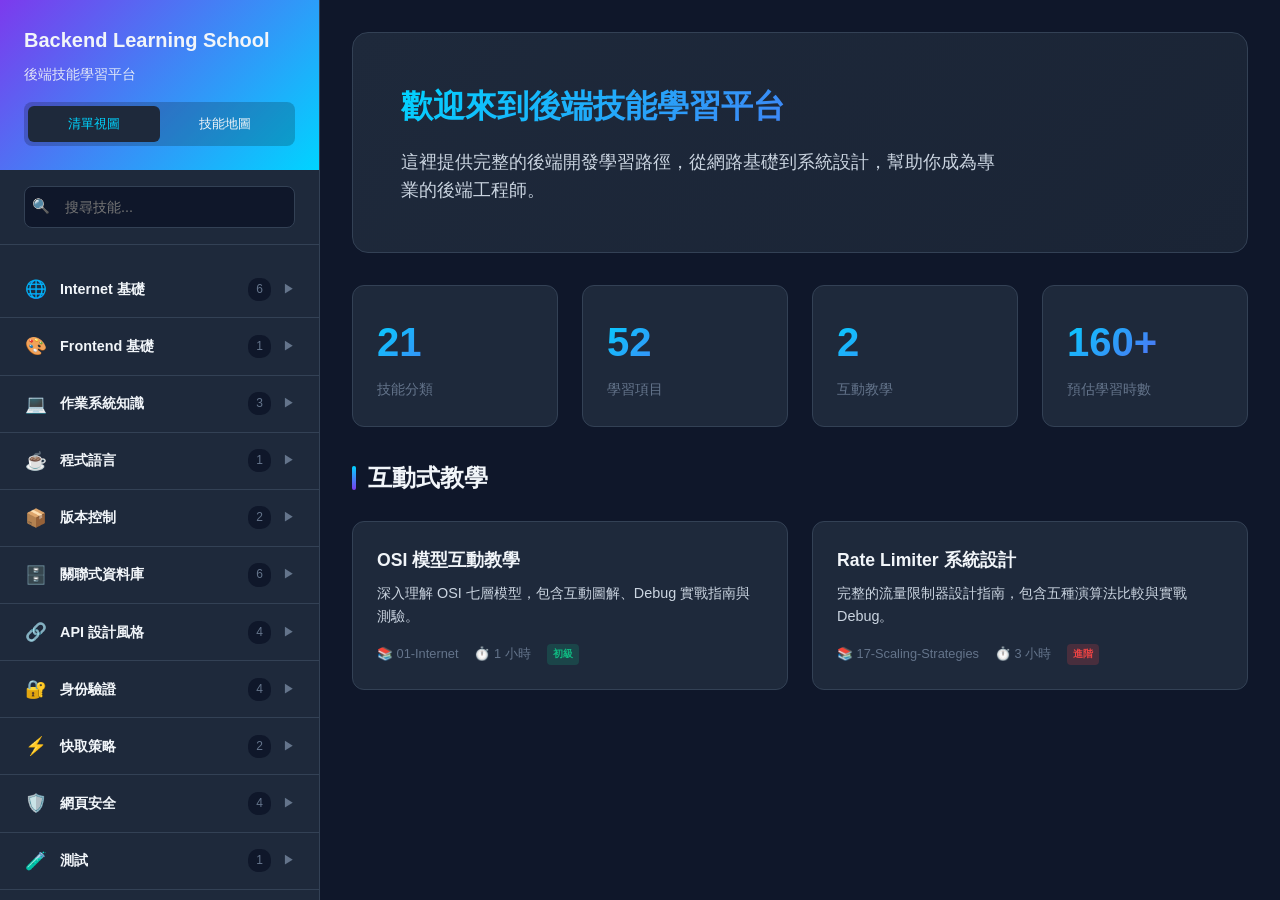
<file: index.html>
<!DOCTYPE html>
<html lang="zh-TW">
<head>
    <meta charset="UTF-8">
    <meta name="viewport" content="width=device-width, initial-scale=1.0">
    <title>Backend Learning School | 後端技能學習平台</title>
    <link rel="stylesheet" href="src/css/main.css">
</head>
<body>
    <button class="menu-toggle" onclick="toggleSidebar()">☰</button>
    <div class="overlay" onclick="toggleSidebar()"></div>

    <div class="layout">
        <!-- Sidebar -->
        <aside class="sidebar" id="sidebar">
            <div class="sidebar-header">
                <h1>Backend Learning School</h1>
                <p>後端技能學習平台</p>
                <div class="view-toggle">
                    <a href="index.html" class="toggle-btn active">清單視圖</a>
                    <a href="roadmap.html" class="toggle-btn">技能地圖</a>
                </div>
            </div>

            <div class="search-container">
                <input type="text" class="search-input" id="searchInput" placeholder="搜尋技能..." oninput="handleSearch(this.value)">
            </div>

            <nav class="nav-tree" id="navTree">
                <!-- Generated by JavaScript -->
            </nav>
        </aside>

        <!-- Main Content -->
        <main class="main-content">
            <section class="welcome-section">
                <h2>歡迎來到後端技能學習平台</h2>
                <p>這裡提供完整的後端開發學習路徑，從網路基礎到系統設計，幫助你成為專業的後端工程師。</p>
            </section>

            <div class="stats-grid">
                <div class="stat-card">
                    <div class="stat-number">21</div>
                    <div class="stat-label">技能分類</div>
                </div>
                <div class="stat-card">
                    <div class="stat-number">52</div>
                    <div class="stat-label">學習項目</div>
                </div>
                <div class="stat-card">
                    <div class="stat-number">2</div>
                    <div class="stat-label">互動教學</div>
                </div>
                <div class="stat-card">
                    <div class="stat-number">160+</div>
                    <div class="stat-label">預估學習時數</div>
                </div>
            </div>

            <h2 class="section-title">互動式教學</h2>
            <div class="tutorial-grid">
                <a href="tutorials/01-internet/osi-model-tutorial.html" class="tutorial-card">
                    <h3>OSI 模型互動教學</h3>
                    <p>深入理解 OSI 七層模型，包含互動圖解、Debug 實戰指南與測驗。</p>
                    <div class="tutorial-meta">
                        <span>📚 01-Internet</span>
                        <span>⏱️ 1 小時</span>
                        <span class="skill-badge badge-beginner">初級</span>
                    </div>
                </a>
                <a href="tutorials/17-scaling-strategies/rate-limiter-tutorial.html" class="tutorial-card">
                    <h3>Rate Limiter 系統設計</h3>
                    <p>完整的流量限制器設計指南，包含五種演算法比較與實戰 Debug。</p>
                    <div class="tutorial-meta">
                        <span>📚 17-Scaling-Strategies</span>
                        <span>⏱️ 3 小時</span>
                        <span class="skill-badge badge-advanced">進階</span>
                    </div>
                </a>
            </div>
        </main>
    </div>

    <script src="src/js/skill-parser.js"></script>
    <script src="src/js/main.js"></script>
</body>
</html>
</file>
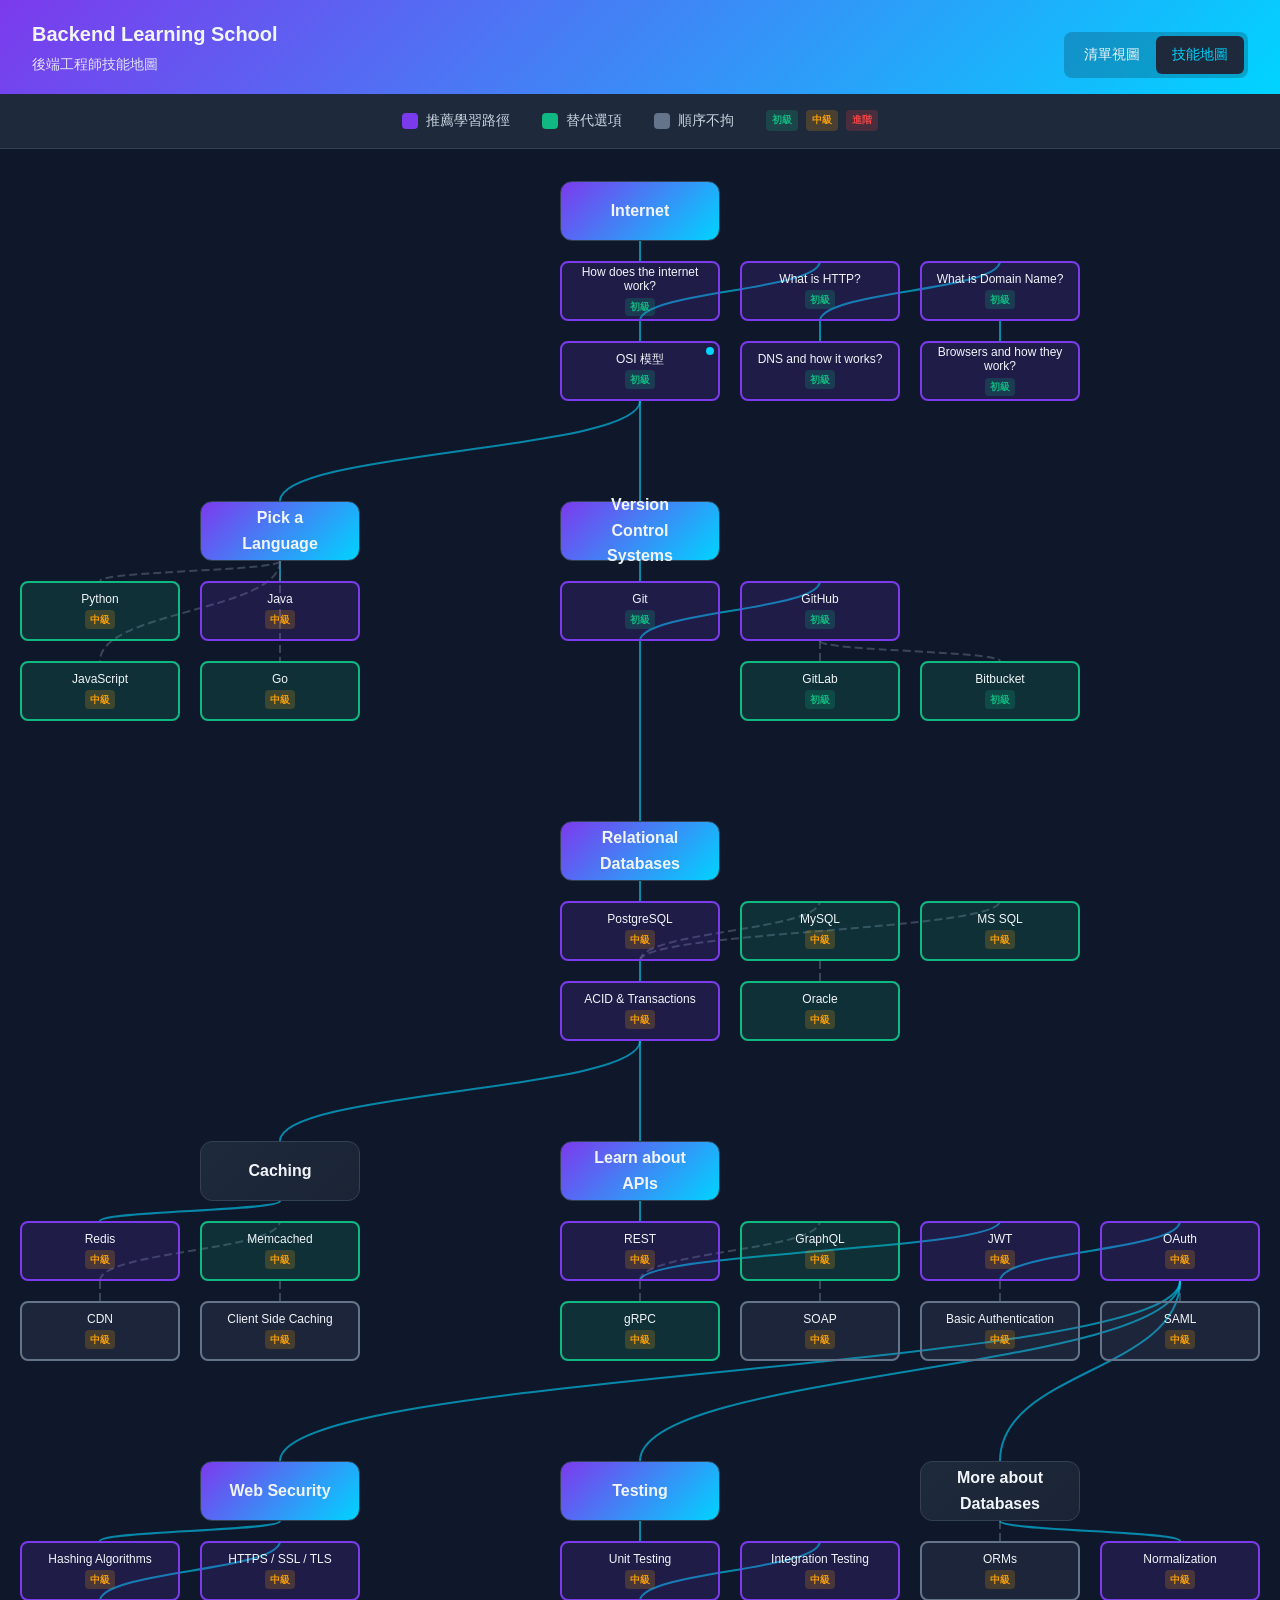
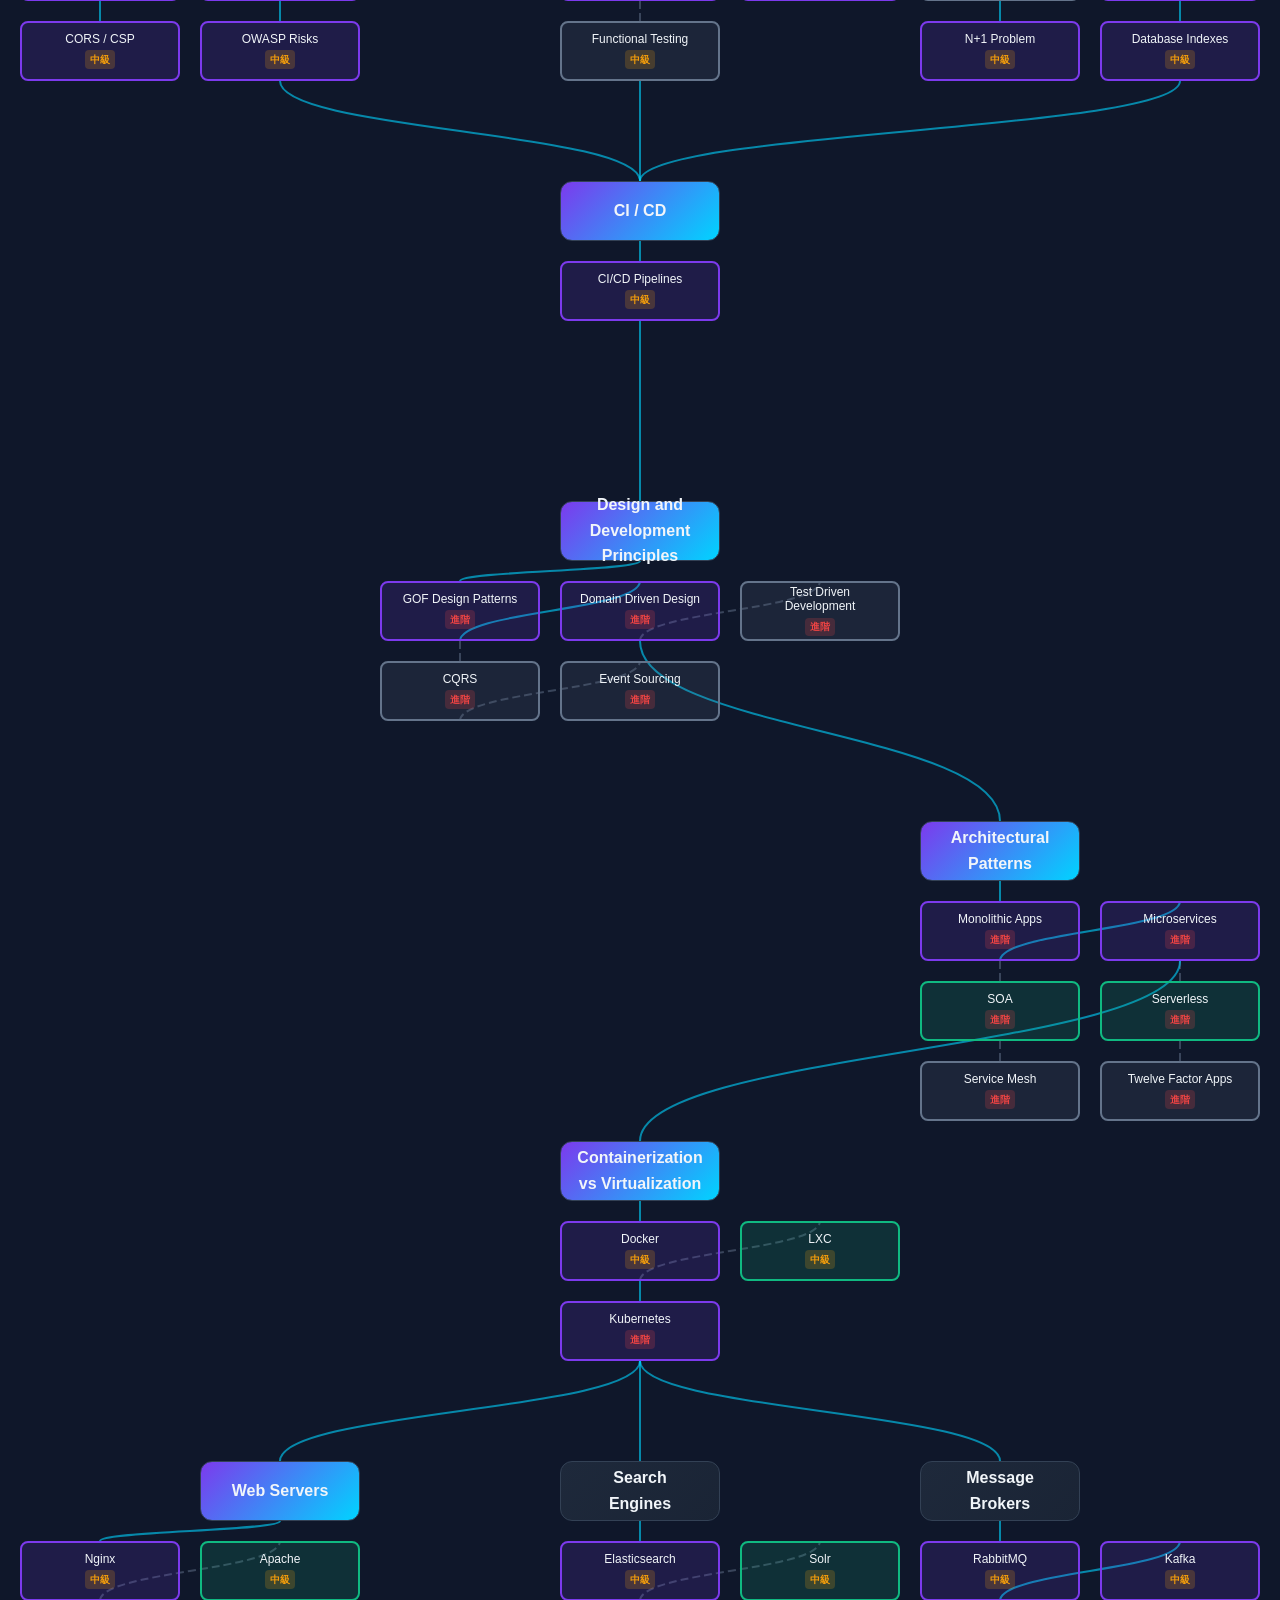
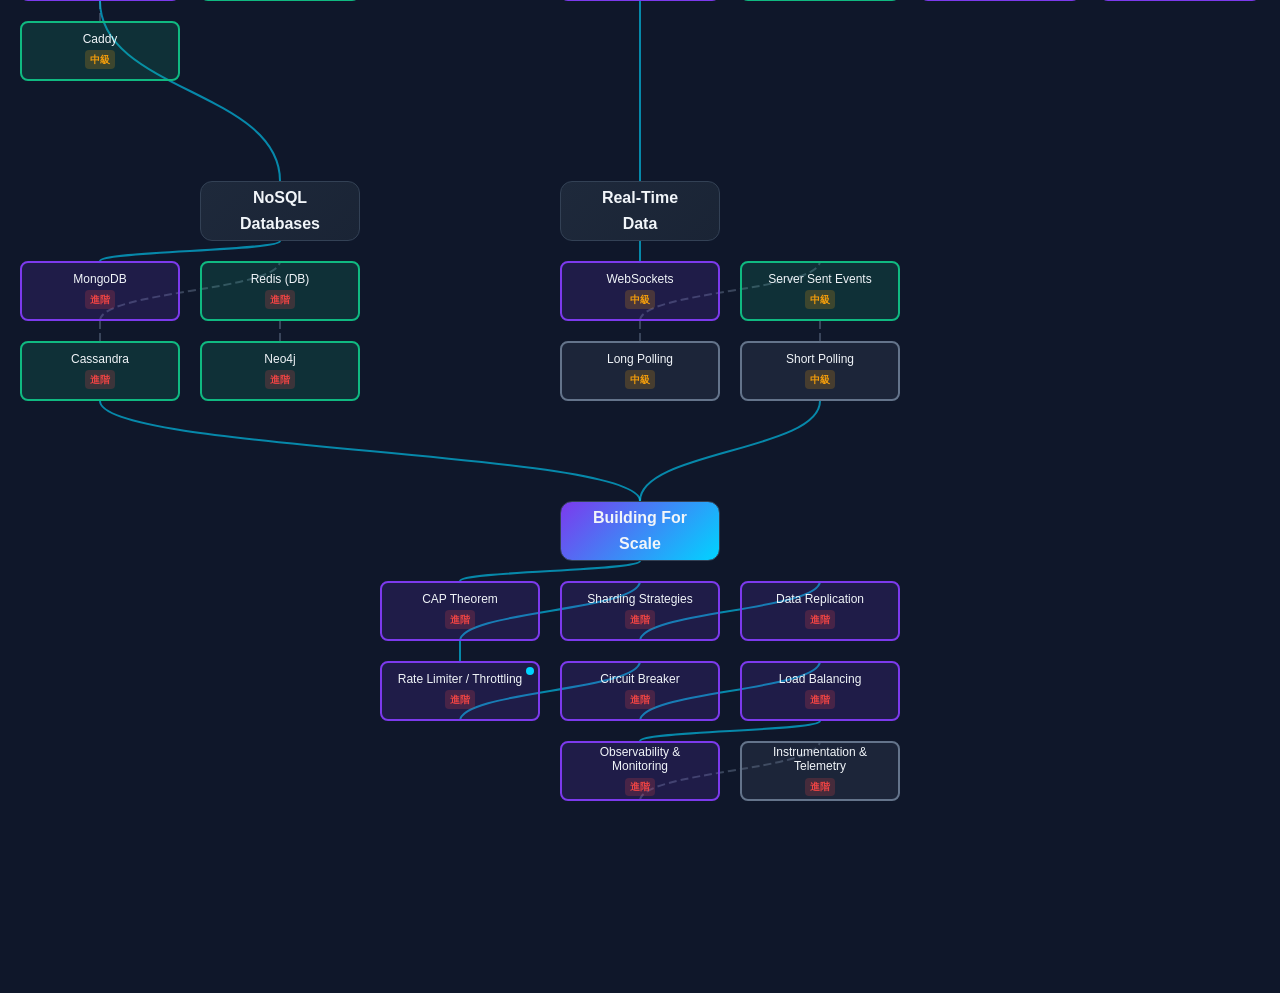
<file: roadmap.html>
<!DOCTYPE html>
<html lang="zh-TW">
<head>
    <meta charset="UTF-8">
    <meta name="viewport" content="width=device-width, initial-scale=1.0">
    <title>Backend Roadmap | Backend Learning School</title>
    <link rel="stylesheet" href="src/css/main.css">
    <link rel="stylesheet" href="src/css/roadmap.css">
</head>
<body>
    <!-- Header -->
    <header class="roadmap-header">
        <div class="header-left">
            <h1>Backend Learning School</h1>
            <p>後端工程師技能地圖</p>
        </div>
        <div class="header-right">
            <div class="view-toggle">
                <a href="index.html" class="toggle-btn">清單視圖</a>
                <a href="roadmap.html" class="toggle-btn active">技能地圖</a>
            </div>
        </div>
    </header>

    <!-- Legend -->
    <div class="roadmap-legend">
        <div class="legend-item">
            <span class="legend-color recommended"></span>
            <span>推薦學習路徑</span>
        </div>
        <div class="legend-item">
            <span class="legend-color alternative"></span>
            <span>替代選項</span>
        </div>
        <div class="legend-item">
            <span class="legend-color flexible"></span>
            <span>順序不拘</span>
        </div>
        <div class="legend-item">
            <span class="skill-badge badge-beginner">初級</span>
            <span class="skill-badge badge-intermediate">中級</span>
            <span class="skill-badge badge-advanced">進階</span>
        </div>
    </div>

    <!-- Roadmap Container -->
    <div class="roadmap-wrapper">
        <div class="roadmap-container" id="roadmapContainer">
            <!-- SVG Connections Layer -->
            <svg class="connections-layer" id="connectionsLayer"></svg>

            <!-- Nodes Grid -->
            <div class="roadmap-grid" id="roadmapGrid">
                <!-- Generated by JavaScript -->
            </div>
        </div>
    </div>

    <!-- Mobile Fallback List -->
    <div class="roadmap-list-fallback" id="roadmapListFallback">
        <!-- Generated by JavaScript for mobile -->
    </div>

    <!-- Node Detail Panel -->
    <aside class="node-detail-panel" id="nodeDetailPanel">
        <button class="close-btn" onclick="closeDetailPanel()">&times;</button>
        <div class="detail-content" id="detailContent"></div>
    </aside>

    <!-- Overlay for mobile panel -->
    <div class="panel-overlay" id="panelOverlay" onclick="closeDetailPanel()"></div>

    <script src="src/js/skill-parser.js"></script>
    <script src="src/js/roadmap.js"></script>
</body>
</html>
</file>
<file: src/css/main.css>
/* ==================== Reset & Variables ==================== */
* {
    margin: 0;
    padding: 0;
    box-sizing: border-box;
}

:root {
    --primary-color: #00d4ff;
    --secondary-color: #7c3aed;
    --bg-dark: #0f172a;
    --bg-card: #1e293b;
    --bg-hover: #334155;
    --text-primary: #f1f5f9;
    --text-secondary: #cbd5e1;
    --text-muted: #64748b;
    --border-color: #334155;
    --success-color: #10b981;
    --warning-color: #f59e0b;
    --error-color: #ef4444;
    --sidebar-width: 320px;
}

body {
    font-family: -apple-system, BlinkMacSystemFont, 'Segoe UI', 'Microsoft JhengHei', sans-serif;
    background: var(--bg-dark);
    color: var(--text-primary);
    line-height: 1.6;
    min-height: 100vh;
}

/* ==================== Layout ==================== */
.layout {
    display: flex;
    min-height: 100vh;
}

/* ==================== Sidebar ==================== */
.sidebar {
    width: var(--sidebar-width);
    background: var(--bg-card);
    border-right: 1px solid var(--border-color);
    position: fixed;
    top: 0;
    left: 0;
    height: 100vh;
    overflow-y: auto;
    z-index: 100;
    transition: transform 0.3s ease;
}

.sidebar-header {
    padding: 1.5rem;
    background: linear-gradient(135deg, var(--secondary-color) 0%, var(--primary-color) 100%);
    position: sticky;
    top: 0;
    z-index: 10;
}

.sidebar-header h1 {
    font-size: 1.25rem;
    font-weight: 700;
    margin-bottom: 0.5rem;
}

.sidebar-header p {
    font-size: 0.85rem;
    opacity: 0.9;
}

/* ==================== View Toggle ==================== */
.view-toggle {
    display: flex;
    background: rgba(0, 0, 0, 0.2);
    border-radius: 8px;
    padding: 4px;
    margin-top: 1rem;
}

.toggle-btn {
    flex: 1;
    padding: 0.5rem 0.75rem;
    border-radius: 6px;
    text-decoration: none;
    color: var(--text-primary);
    font-size: 0.8rem;
    font-weight: 500;
    text-align: center;
    transition: all 0.2s;
}

.toggle-btn:hover {
    background: rgba(255, 255, 255, 0.1);
}

.toggle-btn.active {
    background: var(--bg-card);
    color: var(--primary-color);
}

/* ==================== Search ==================== */
.search-container {
    padding: 1rem 1.5rem;
    background: var(--bg-card);
    position: sticky;
    top: 0;
    z-index: 5;
    border-bottom: 1px solid var(--border-color);
}

.search-input {
    width: 100%;
    padding: 0.75rem 1rem;
    padding-left: 2.5rem;
    background: var(--bg-dark);
    border: 1px solid var(--border-color);
    border-radius: 8px;
    color: var(--text-primary);
    font-size: 0.9rem;
    outline: none;
    transition: all 0.2s;
}

.search-input:focus {
    border-color: var(--primary-color);
    box-shadow: 0 0 0 3px rgba(0, 212, 255, 0.1);
}

.search-container::before {
    content: "🔍";
    position: absolute;
    left: 2rem;
    top: 50%;
    transform: translateY(-50%);
    font-size: 0.9rem;
}

/* ==================== Tree Navigation ==================== */
.nav-tree {
    padding: 1rem 0;
}

.nav-category {
    border-bottom: 1px solid var(--border-color);
}

.category-header {
    display: flex;
    align-items: center;
    padding: 0.875rem 1.5rem;
    cursor: pointer;
    transition: background 0.2s;
    gap: 0.75rem;
}

.category-header:hover {
    background: var(--bg-hover);
}

.category-icon {
    font-size: 1.1rem;
    width: 24px;
    text-align: center;
}

.category-title {
    flex: 1;
    font-weight: 600;
    font-size: 0.9rem;
}

.category-count {
    font-size: 0.75rem;
    color: var(--text-muted);
    background: var(--bg-dark);
    padding: 0.125rem 0.5rem;
    border-radius: 10px;
}

.category-arrow {
    font-size: 0.75rem;
    color: var(--text-muted);
    transition: transform 0.2s;
}

.nav-category.open .category-arrow {
    transform: rotate(90deg);
}

.category-items {
    display: none;
    padding: 0.5rem 0;
    background: rgba(0, 0, 0, 0.2);
}

.nav-category.open .category-items {
    display: block;
}

.skill-item {
    display: flex;
    align-items: center;
    padding: 0.625rem 1.5rem 0.625rem 3.5rem;
    gap: 0.75rem;
    transition: background 0.2s;
    text-decoration: none;
    color: var(--text-secondary);
}

.skill-item:hover {
    background: var(--bg-hover);
}

.skill-item.available {
    color: var(--text-primary);
    cursor: pointer;
}

.skill-item.available:hover {
    color: var(--primary-color);
}

.skill-item.coming-soon {
    opacity: 0.5;
    cursor: default;
}

.skill-name {
    flex: 1;
    font-size: 0.85rem;
}

.skill-badge {
    font-size: 0.65rem;
    padding: 0.125rem 0.375rem;
    border-radius: 4px;
    font-weight: 600;
    text-transform: uppercase;
}

.badge-beginner {
    background: rgba(16, 185, 129, 0.2);
    color: var(--success-color);
}

.badge-intermediate {
    background: rgba(245, 158, 11, 0.2);
    color: var(--warning-color);
}

.badge-advanced {
    background: rgba(239, 68, 68, 0.2);
    color: var(--error-color);
}

/* ==================== Main Content ==================== */
.main-content {
    flex: 1;
    margin-left: var(--sidebar-width);
    padding: 2rem;
}

.welcome-section {
    background: linear-gradient(135deg, var(--bg-card) 0%, #1a2435 100%);
    border-radius: 16px;
    padding: 3rem;
    margin-bottom: 2rem;
    border: 1px solid var(--border-color);
}

.welcome-section h2 {
    font-size: 2rem;
    margin-bottom: 1rem;
    background: linear-gradient(135deg, var(--primary-color), var(--secondary-color));
    -webkit-background-clip: text;
    -webkit-text-fill-color: transparent;
    background-clip: text;
}

.welcome-section p {
    color: var(--text-secondary);
    font-size: 1.1rem;
    max-width: 600px;
}

/* ==================== Stats ==================== */
.stats-grid {
    display: grid;
    grid-template-columns: repeat(auto-fit, minmax(200px, 1fr));
    gap: 1.5rem;
    margin-bottom: 2rem;
}

.stat-card {
    background: var(--bg-card);
    border-radius: 12px;
    padding: 1.5rem;
    border: 1px solid var(--border-color);
    transition: all 0.3s;
}

.stat-card:hover {
    border-color: var(--primary-color);
    transform: translateY(-4px);
}

.stat-number {
    font-size: 2.5rem;
    font-weight: 700;
    background: linear-gradient(135deg, var(--primary-color), var(--secondary-color));
    -webkit-background-clip: text;
    -webkit-text-fill-color: transparent;
    background-clip: text;
}

.stat-label {
    color: var(--text-muted);
    font-size: 0.9rem;
    margin-top: 0.25rem;
}

/* ==================== Recent Tutorials ==================== */
.section-title {
    font-size: 1.5rem;
    margin-bottom: 1.5rem;
    display: flex;
    align-items: center;
    gap: 0.75rem;
}

.section-title::before {
    content: '';
    width: 4px;
    height: 1.5rem;
    background: linear-gradient(to bottom, var(--primary-color), var(--secondary-color));
    border-radius: 2px;
}

.tutorial-grid {
    display: grid;
    grid-template-columns: repeat(auto-fit, minmax(300px, 1fr));
    gap: 1.5rem;
}

.tutorial-card {
    background: var(--bg-card);
    border-radius: 12px;
    padding: 1.5rem;
    border: 1px solid var(--border-color);
    transition: all 0.3s;
    text-decoration: none;
    color: inherit;
    display: block;
}

.tutorial-card:hover {
    border-color: var(--primary-color);
    transform: translateY(-4px);
    box-shadow: 0 8px 24px rgba(0, 212, 255, 0.15);
}

.tutorial-card h3 {
    font-size: 1.1rem;
    margin-bottom: 0.5rem;
    color: var(--text-primary);
}

.tutorial-card p {
    color: var(--text-secondary);
    font-size: 0.9rem;
    margin-bottom: 1rem;
}

.tutorial-meta {
    display: flex;
    gap: 1rem;
    font-size: 0.8rem;
    color: var(--text-muted);
}

.tutorial-meta span {
    display: flex;
    align-items: center;
    gap: 0.25rem;
}

/* ==================== Mobile Menu Toggle ==================== */
.menu-toggle {
    display: none;
    position: fixed;
    top: 1rem;
    left: 1rem;
    z-index: 200;
    background: var(--primary-color);
    border: none;
    border-radius: 8px;
    padding: 0.75rem;
    cursor: pointer;
    color: var(--bg-dark);
    font-size: 1.25rem;
}

.overlay {
    display: none;
    position: fixed;
    top: 0;
    left: 0;
    width: 100%;
    height: 100%;
    background: rgba(0, 0, 0, 0.5);
    z-index: 50;
}

/* ==================== Responsive ==================== */
@media (max-width: 768px) {
    .sidebar {
        transform: translateX(-100%);
    }

    .sidebar.open {
        transform: translateX(0);
    }

    .main-content {
        margin-left: 0;
    }

    .menu-toggle {
        display: block;
    }

    .overlay.show {
        display: block;
    }

    .welcome-section {
        padding: 2rem;
    }

    .welcome-section h2 {
        font-size: 1.5rem;
    }
}

/* ==================== Scrollbar ==================== */
::-webkit-scrollbar {
    width: 8px;
}

::-webkit-scrollbar-track {
    background: var(--bg-dark);
}

::-webkit-scrollbar-thumb {
    background: var(--border-color);
    border-radius: 4px;
}

::-webkit-scrollbar-thumb:hover {
    background: var(--primary-color);
}

/* ==================== Utility ==================== */
.highlight {
    background: rgba(0, 212, 255, 0.3);
    border-radius: 2px;
}

.hidden {
    display: none;
}

.load-error {
    padding: 2rem 1.5rem;
    text-align: center;
    color: var(--error-color);
    font-size: 0.9rem;
}
</file>
<file: src/css/roadmap.css>
/* ==================== Roadmap Page Styles ==================== */
/* 複用 main.css 的 CSS Variables */

/* ==================== Header ==================== */
.roadmap-header {
    display: flex;
    justify-content: space-between;
    align-items: center;
    padding: 1rem 2rem;
    background: linear-gradient(135deg, var(--secondary-color) 0%, var(--primary-color) 100%);
    position: sticky;
    top: 0;
    z-index: 100;
}

.header-left h1 {
    font-size: 1.25rem;
    font-weight: 700;
    margin-bottom: 0.25rem;
}

.header-left p {
    font-size: 0.85rem;
    opacity: 0.9;
}

.header-right {
    display: flex;
    align-items: center;
    gap: 1rem;
}

/* ==================== View Toggle ==================== */
.view-toggle {
    display: flex;
    background: rgba(0, 0, 0, 0.2);
    border-radius: 8px;
    padding: 4px;
}

.toggle-btn {
    padding: 0.5rem 1rem;
    border-radius: 6px;
    text-decoration: none;
    color: var(--text-primary);
    font-size: 0.85rem;
    font-weight: 500;
    transition: all 0.2s;
}

.toggle-btn:hover {
    background: rgba(255, 255, 255, 0.1);
}

.toggle-btn.active {
    background: var(--bg-card);
    color: var(--primary-color);
}

/* ==================== Legend ==================== */
.roadmap-legend {
    display: flex;
    justify-content: center;
    align-items: center;
    gap: 2rem;
    padding: 1rem 2rem;
    background: var(--bg-card);
    border-bottom: 1px solid var(--border-color);
    flex-wrap: wrap;
}

.legend-item {
    display: flex;
    align-items: center;
    gap: 0.5rem;
    font-size: 0.85rem;
    color: var(--text-secondary);
}

.legend-color {
    width: 16px;
    height: 16px;
    border-radius: 4px;
}

.legend-color.recommended {
    background: var(--secondary-color);
}

.legend-color.alternative {
    background: var(--success-color);
}

.legend-color.flexible {
    background: var(--text-muted);
}

/* ==================== Roadmap Container ==================== */
.roadmap-wrapper {
    overflow-x: auto;
    overflow-y: auto;
    padding: 2rem;
    min-height: calc(100vh - 140px);
    -webkit-overflow-scrolling: touch;
}

.roadmap-container {
    position: relative;
    min-width: 1200px;
    min-height: 2500px;
    margin: 0 auto;
}

/* ==================== SVG Connections Layer ==================== */
.connections-layer {
    position: absolute;
    top: 0;
    left: 0;
    width: 100%;
    height: 100%;
    pointer-events: none;
    z-index: 1;
}

.connection {
    fill: none;
    stroke: var(--border-color);
    stroke-width: 2;
}

.connection.solid {
    stroke: var(--primary-color);
    stroke-opacity: 0.6;
}

.connection.dashed {
    stroke: var(--text-muted);
    stroke-dasharray: 8 4;
    stroke-opacity: 0.5;
}

/* ==================== Roadmap Grid ==================== */
.roadmap-grid {
    position: relative;
    display: grid;
    grid-template-columns: repeat(7, 160px);
    grid-template-rows: repeat(50, 60px);
    gap: 20px;
    justify-content: center;
    z-index: 2;
}

/* ==================== Section Headers ==================== */
.roadmap-section {
    background: linear-gradient(135deg, var(--bg-card) 0%, #1a2435 100%);
    border: 1px solid var(--border-color);
    border-radius: 12px;
    padding: 1rem 1.5rem;
    display: flex;
    align-items: center;
    justify-content: center;
    font-weight: 700;
    font-size: 1rem;
    color: var(--text-primary);
    text-align: center;
}

.roadmap-section.main-section {
    background: linear-gradient(135deg, var(--secondary-color) 0%, var(--primary-color) 100%);
}

/* ==================== Roadmap Nodes ==================== */
.roadmap-node {
    position: relative;
    background: var(--bg-card);
    border: 2px solid var(--border-color);
    border-radius: 8px;
    padding: 0.5rem 0.75rem;
    display: flex;
    flex-direction: column;
    align-items: center;
    justify-content: center;
    text-align: center;
    transition: all 0.2s;
    cursor: default;
    min-height: 50px;
}

.roadmap-node:hover {
    transform: translateY(-2px);
    box-shadow: 0 4px 12px rgba(0, 0, 0, 0.3);
}

/* Node Types */
.roadmap-node.node-recommended {
    border-color: var(--secondary-color);
    background: rgba(124, 58, 237, 0.15);
}

.roadmap-node.node-alternative {
    border-color: var(--success-color);
    background: rgba(16, 185, 129, 0.15);
}

.roadmap-node.node-flexible {
    border-color: var(--text-muted);
    background: rgba(100, 116, 139, 0.15);
}

/* Node with Link */
.roadmap-node.has-link {
    cursor: pointer;
}

.roadmap-node.has-link:hover {
    border-color: var(--primary-color);
    box-shadow: 0 4px 16px rgba(0, 212, 255, 0.3);
}

.roadmap-node.has-link::after {
    content: '';
    position: absolute;
    top: 4px;
    right: 4px;
    width: 8px;
    height: 8px;
    background: var(--primary-color);
    border-radius: 50%;
}

/* Node Content */
.node-name {
    font-size: 0.75rem;
    font-weight: 500;
    color: var(--text-primary);
    line-height: 1.2;
    margin-bottom: 4px;
    word-break: break-word;
}

.roadmap-node .skill-badge {
    font-size: 0.6rem;
    padding: 0.1rem 0.3rem;
}

/* Category Node (larger) */
.roadmap-node.node-category {
    background: var(--bg-card);
    border-width: 2px;
    padding: 0.75rem 1rem;
}

.roadmap-node.node-category .node-name {
    font-size: 0.85rem;
    font-weight: 600;
}

/* ==================== Node Detail Panel ==================== */
.node-detail-panel {
    position: fixed;
    top: 0;
    right: -400px;
    width: 400px;
    height: 100vh;
    background: var(--bg-card);
    border-left: 1px solid var(--border-color);
    z-index: 200;
    transition: right 0.3s ease;
    overflow-y: auto;
    padding: 2rem;
}

.node-detail-panel.show {
    right: 0;
}

.node-detail-panel .close-btn {
    position: absolute;
    top: 1rem;
    right: 1rem;
    background: none;
    border: none;
    color: var(--text-muted);
    font-size: 1.5rem;
    cursor: pointer;
    padding: 0.5rem;
    line-height: 1;
}

.node-detail-panel .close-btn:hover {
    color: var(--text-primary);
}

.detail-content {
    margin-top: 2rem;
}

.detail-header {
    display: flex;
    align-items: center;
    gap: 1rem;
    margin-bottom: 1.5rem;
}

.detail-header h3 {
    font-size: 1.25rem;
    color: var(--text-primary);
}

.detail-category {
    color: var(--text-secondary);
    font-size: 0.9rem;
    margin-bottom: 1rem;
}

.detail-status {
    color: var(--text-muted);
    font-size: 0.9rem;
    padding: 1rem;
    background: var(--bg-dark);
    border-radius: 8px;
}

.detail-link {
    display: inline-block;
    margin-top: 1.5rem;
    padding: 0.75rem 1.5rem;
    background: linear-gradient(135deg, var(--secondary-color), var(--primary-color));
    color: var(--text-primary);
    text-decoration: none;
    border-radius: 8px;
    font-weight: 500;
    transition: transform 0.2s;
}

.detail-link:hover {
    transform: translateY(-2px);
}

.panel-overlay {
    display: none;
    position: fixed;
    top: 0;
    left: 0;
    width: 100%;
    height: 100%;
    background: rgba(0, 0, 0, 0.5);
    z-index: 150;
}

.panel-overlay.show {
    display: block;
}

/* ==================== Mobile Fallback List ==================== */
.roadmap-list-fallback {
    display: none;
    padding: 1rem;
}

.fallback-section {
    margin-bottom: 1.5rem;
}

.fallback-section-title {
    font-size: 1rem;
    font-weight: 600;
    color: var(--text-primary);
    padding: 0.75rem 1rem;
    background: var(--bg-card);
    border-radius: 8px 8px 0 0;
    border: 1px solid var(--border-color);
    border-bottom: none;
}

.fallback-items {
    background: var(--bg-card);
    border: 1px solid var(--border-color);
    border-radius: 0 0 8px 8px;
}

.fallback-item {
    display: flex;
    align-items: center;
    justify-content: space-between;
    padding: 0.75rem 1rem;
    border-bottom: 1px solid var(--border-color);
    text-decoration: none;
    color: var(--text-secondary);
    transition: background 0.2s;
}

.fallback-item:last-child {
    border-bottom: none;
}

.fallback-item:hover {
    background: var(--bg-hover);
}

.fallback-item.has-link {
    color: var(--text-primary);
    cursor: pointer;
}

.fallback-item.has-link:hover {
    color: var(--primary-color);
}

.fallback-item-left {
    display: flex;
    align-items: center;
    gap: 0.75rem;
}

.fallback-type-indicator {
    width: 8px;
    height: 8px;
    border-radius: 50%;
}

.fallback-type-indicator.recommended {
    background: var(--secondary-color);
}

.fallback-type-indicator.alternative {
    background: var(--success-color);
}

.fallback-type-indicator.flexible {
    background: var(--text-muted);
}

.fallback-item-name {
    font-size: 0.9rem;
}

/* ==================== Responsive ==================== */
@media (max-width: 768px) {
    .roadmap-header {
        flex-direction: column;
        gap: 1rem;
        padding: 1rem;
    }

    .header-left {
        text-align: center;
    }

    .roadmap-legend {
        gap: 1rem;
        padding: 0.75rem 1rem;
    }

    .legend-item {
        font-size: 0.75rem;
    }

    .roadmap-wrapper {
        padding: 1rem;
    }

    .roadmap-grid {
        grid-template-columns: repeat(7, 120px);
        grid-template-rows: repeat(50, 50px);
        gap: 15px;
    }

    .roadmap-node {
        padding: 0.4rem 0.5rem;
    }

    .node-name {
        font-size: 0.65rem;
    }

    .roadmap-node .skill-badge {
        font-size: 0.55rem;
    }

    .node-detail-panel {
        width: 100%;
        right: -100%;
    }
}

@media (max-width: 480px) {
    .roadmap-wrapper {
        display: none;
    }

    .roadmap-list-fallback {
        display: block;
    }

    .roadmap-legend {
        flex-direction: column;
        gap: 0.5rem;
    }

    .view-toggle {
        flex-direction: column;
        gap: 0.25rem;
    }

    .toggle-btn {
        text-align: center;
    }
}

/* ==================== Loading State ==================== */
.roadmap-loading {
    display: flex;
    flex-direction: column;
    align-items: center;
    justify-content: center;
    min-height: 400px;
    color: var(--text-muted);
}

.roadmap-loading::before {
    content: '';
    width: 40px;
    height: 40px;
    border: 3px solid var(--border-color);
    border-top-color: var(--primary-color);
    border-radius: 50%;
    animation: spin 1s linear infinite;
    margin-bottom: 1rem;
}

@keyframes spin {
    to {
        transform: rotate(360deg);
    }
}
</file>
